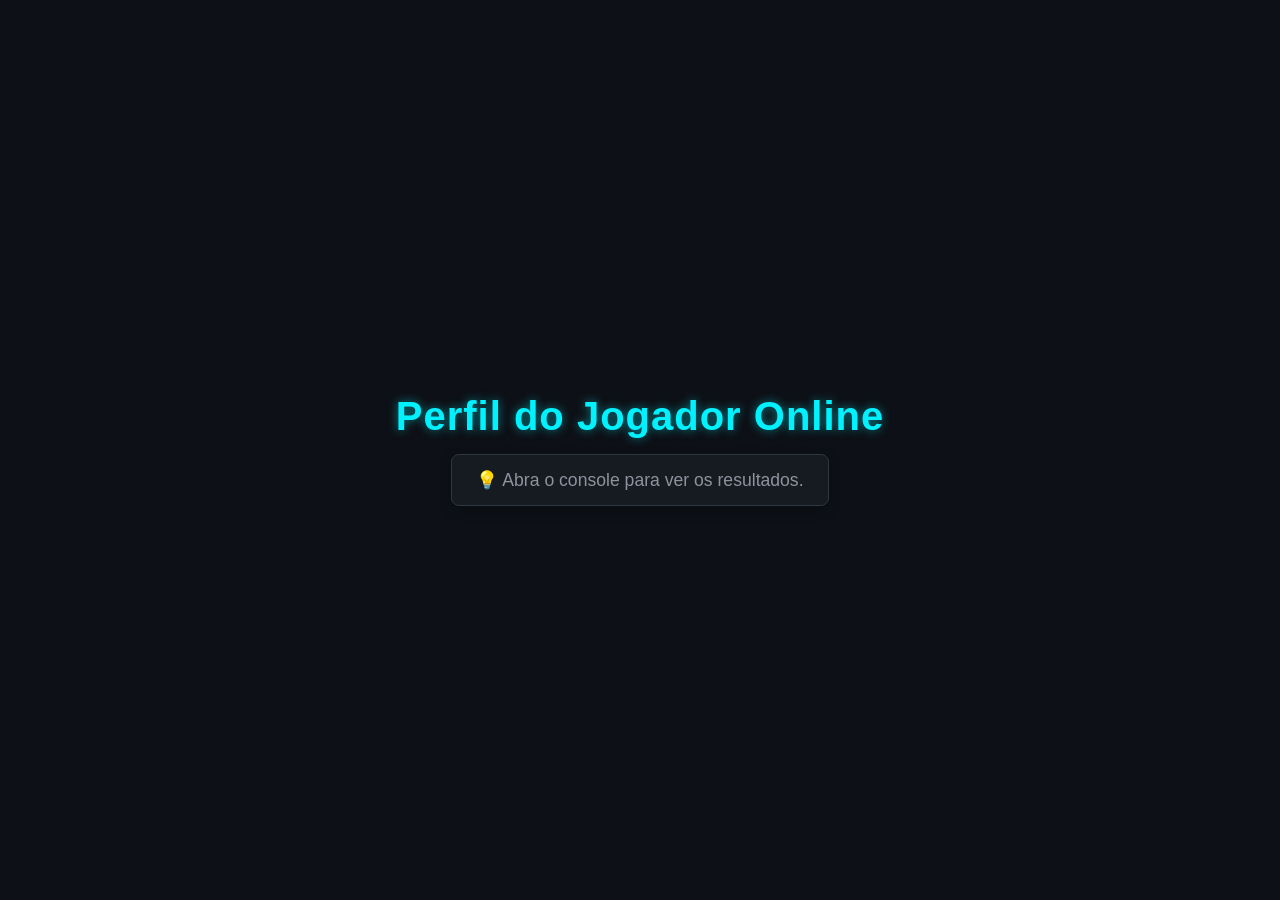
<file: Trilha/modulo 1 - Nivelamento WEB/aula 2 - JS/atividade/index.html>
<!DOCTYPE html>
<html lang="pt-BR">
<head>
    <meta charset="UTF-8">
    <title>Perfil do Jogador</title>
    <link rel="stylesheet" href="styles/index.css">
</head>
<body>
    <h1>Perfil do Jogador Online</h1>
    <p>Abra o console para ver os resultados.</p>
    <!-- Importando o JavaScript -->
    <script src="script/script.js"></script>
</body>
</html>
</file>
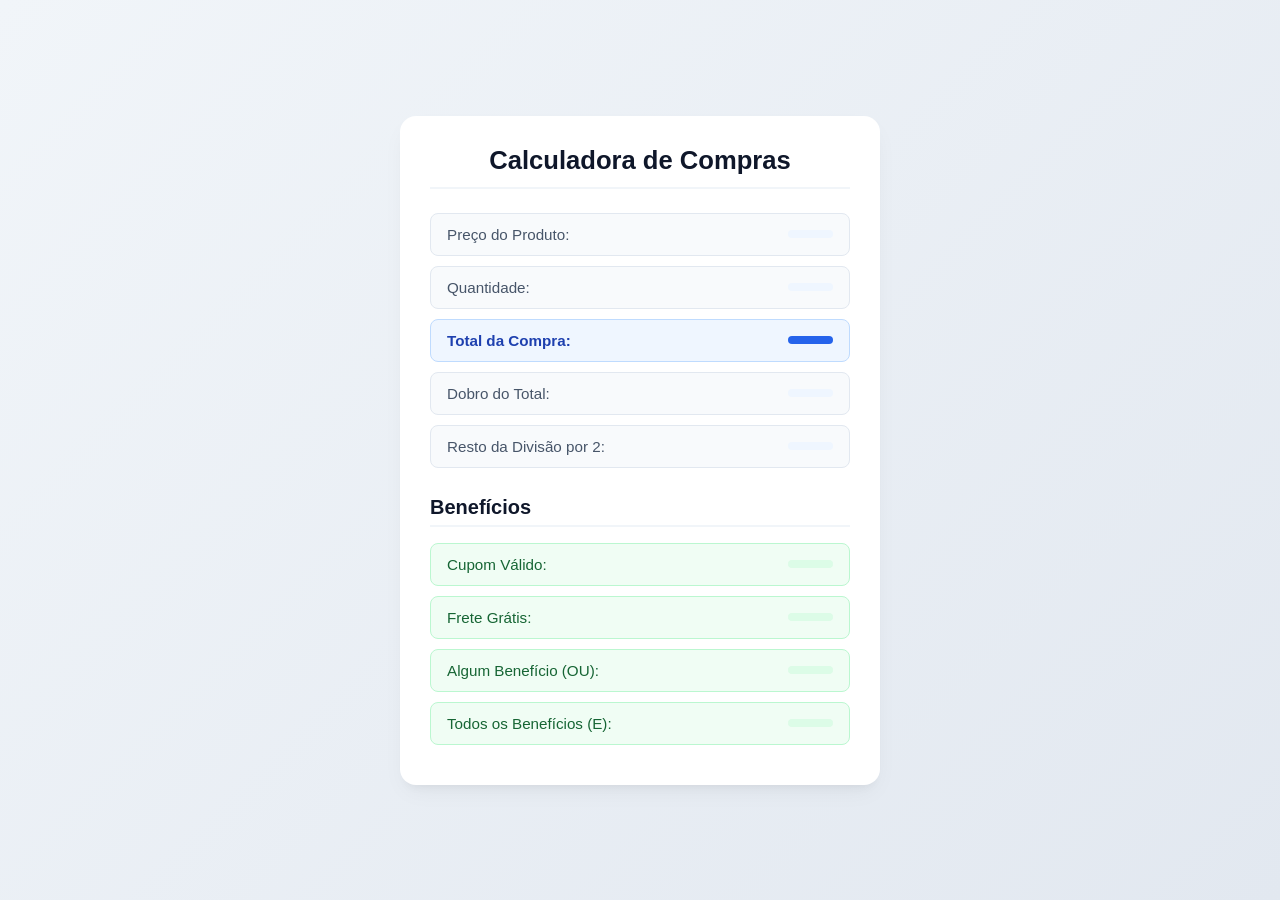
<file: Trilha/modulo 1 - Nivelamento WEB/aula 2 - JS/atividade2/index.html>
<!DOCTYPE html>
<html lang="pt-BR">
<head>
    <meta charset="UTF-8">
    <meta name="viewport" content="width=device-width, initial-scale=1.0">
    <title>Calculadora de Preços</title>
    <link rel="stylesheet" href="stiles/style.css">
</head>
<body>

    <div class="container">
        <h1>Calculadora de Compras</h1>

        <p class="row-info"><strong>Preço do Produto:</strong> <span id="preco"></span></p>
        <p class="row-info"><strong>Quantidade:</strong> <span id="quantidade"></span></p>
        <p class="row-info total-row"><strong>Total da Compra:</strong> <span id="total"></span></p>
        <p class="row-info"><strong>Dobro do Total:</strong> <span id="dobro"></span></p>
        <p class="row-info"><strong>Resto da Divisão por 2:</strong> <span id="resto"></span></p>

        <h2>Benefícios</h2>
        <p class="row-info benefit-row"><strong>Cupom Válido:</strong> <span id="cupom"></span></p>
        <p class="row-info benefit-row"><strong>Frete Grátis:</strong> <span id="frete"></span></p>
        <p class="row-info benefit-row"><strong>Algum Benefício (OU):</strong> <span id="algum"></span></p>
        <p class="row-info benefit-row"><strong>Todos os Benefícios (E):</strong> <span id="todos"></span></p>
    </div>
    
    <script src="scripts/script.js"></script>
</body>
</html>
</file>
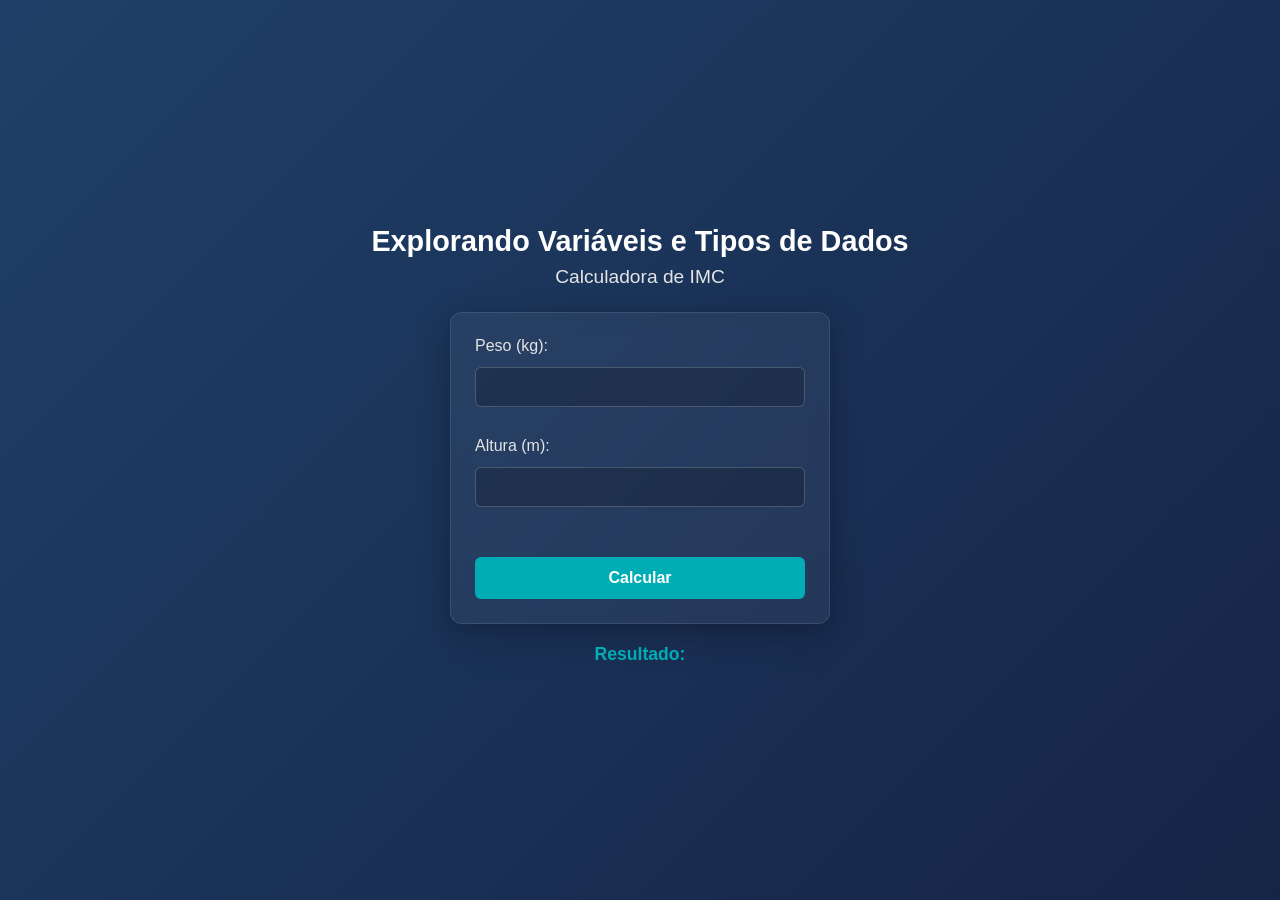
<file: Trilha/modulo 1 - Nivelamento WEB/aula 2 - JS/aula/index.html>
<!DOCTYPE html>
<html lang="pt-BR">
<head>
    <meta charset="UTF-8">
    <meta name="viewport" content="width=device-width, initial-scale=1.0">
    <title>Aula 02 - Variáveis e Tipos de Dados</title>
    <link rel="stylesheet" href="styles/index.css">
</head>
<body>
    <h1>Explorando Variáveis e Tipos de Dados</h1>
    <h2>Calculadora de IMC</h2>
    <p>
        Peso (kg): <input type="number" id="peso" min="0"><br>
        Altura (m): <input type="number" id="altura" min="0"><br>
        <button onclick="calcularIMC()">Calcular</button>
    </p>
    <p id="resultado">Resultado: </p>
    
    <script src="script/script.js"></script>
</body>
</html>
</file>
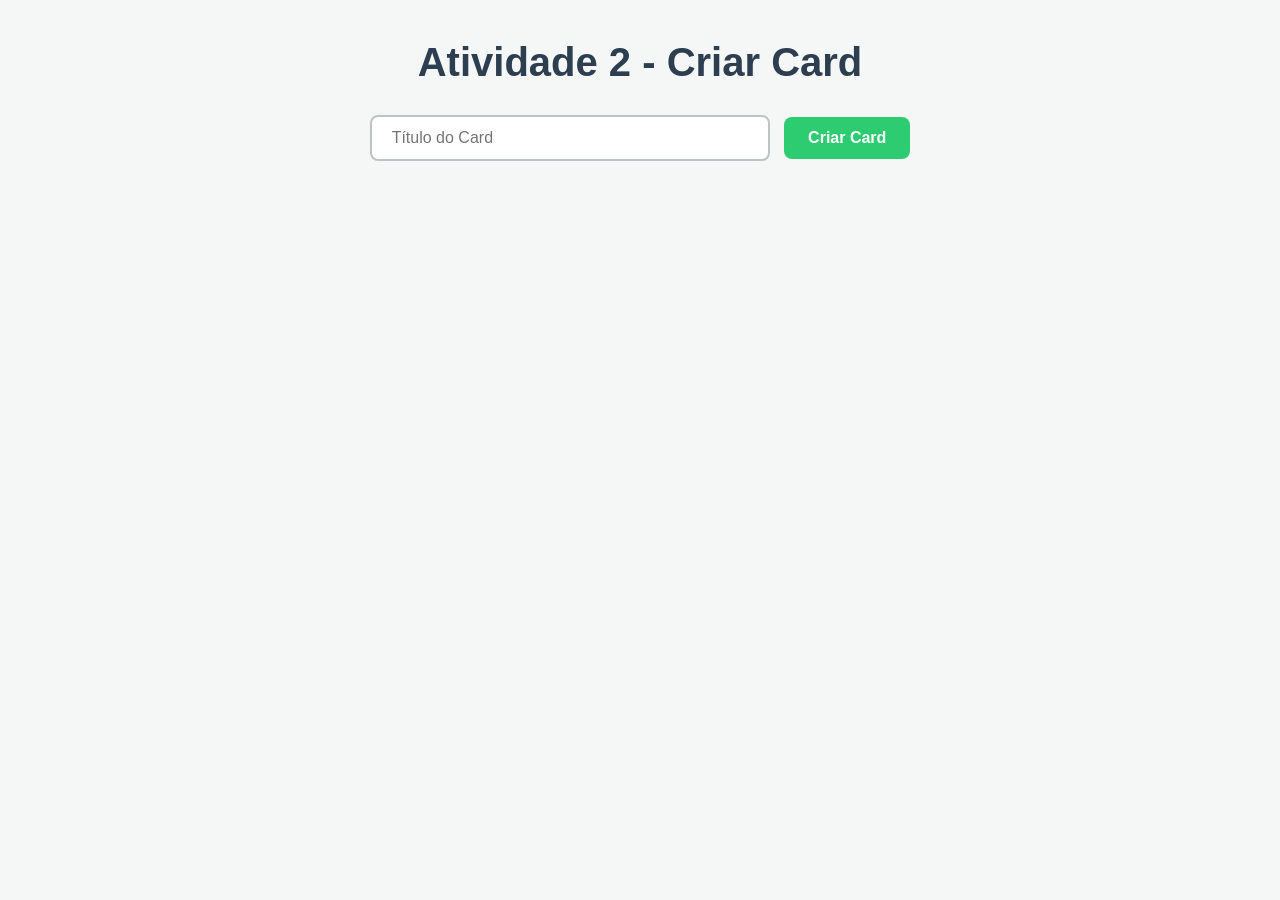
<file: Trilha/modulo 1 - Nivelamento WEB/aula 3/atividade/index.html>
<!DOCTYPE html>
<html lang="pt-BR">
<head>
  <meta charset="UTF-8">
  <meta name="viewport" content="width=device-width, initial-scale=1.0">
  <title>Atividade - Card Dinâmico</title>
  <link rel="stylesheet" href="styles/index.css">
</head>
<body>
  <h1>Atividade 2 - Criar Card</h1>
  <input type="text" id="tituloCard" placeholder="Título do Card">
  <button id="criarCard">Criar Card</button>
  <div id="cardsContainer"></div>

  <script src="scripts/script.js"></script>
</body>
</html>
</file>
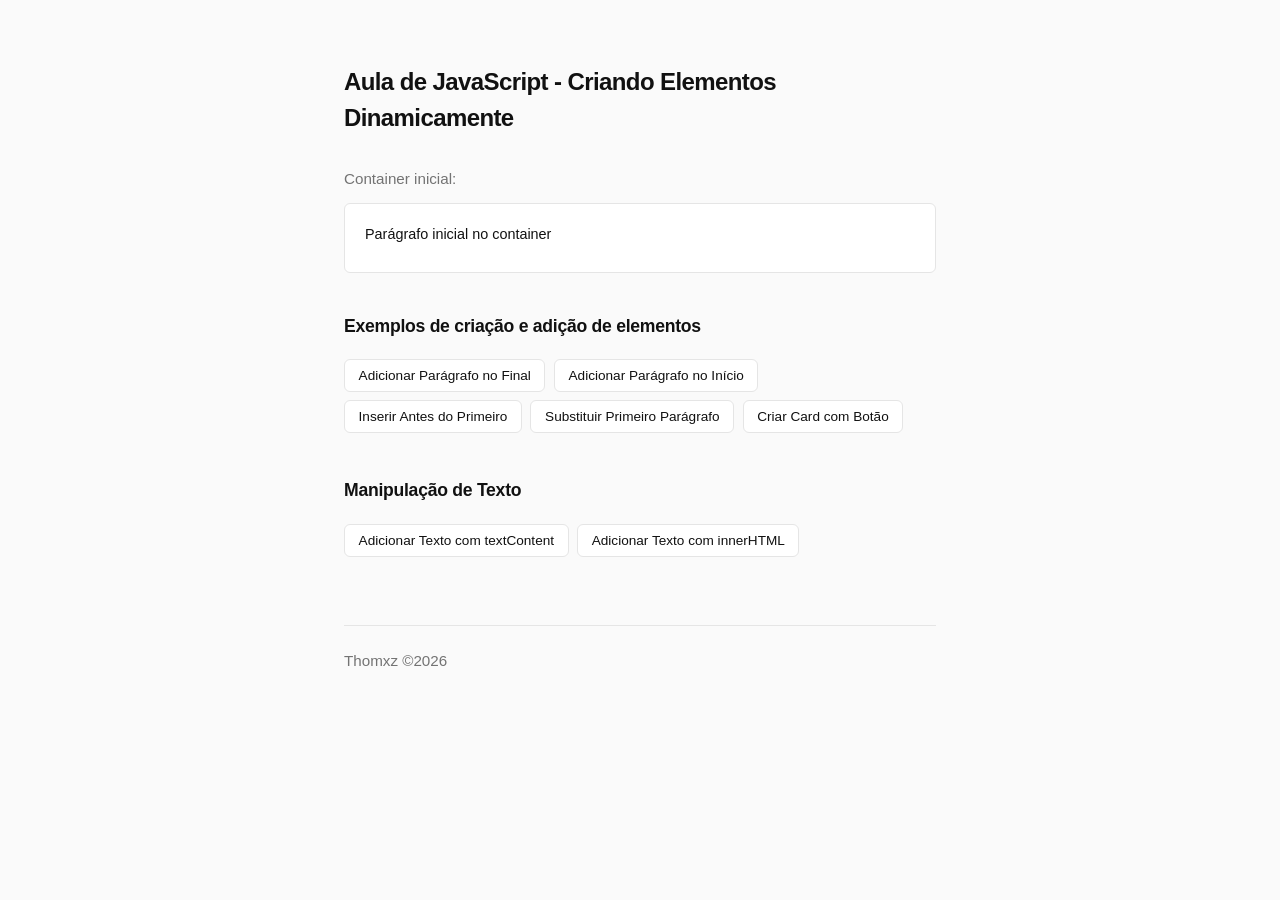
<file: Trilha/modulo 1 - Nivelamento WEB/aula 3/aula/index.html>
<!DOCTYPE html>
<html lang="pt-BR">

<head>
  <meta charset="UTF-8">
  <meta name="viewport" content="width=device-width, initial-scale=1.0">
  <title>Aula - Elementos Dinâmicos</title>
  <link rel="stylesheet" href="styles/index.css">
</head>

<body>
  <h1>Aula de JavaScript - Criando Elementos Dinamicamente</h1>

  <p>Container inicial:</p>
  <div id="container">
    <p>Parágrafo inicial no container</p>
  </div>

  <h2>Exemplos de criação e adição de elementos</h2>
  <button id="btnAppend">Adicionar Parágrafo no Final</button>
  <button id="btnPrepend">Adicionar Parágrafo no Início</button>
  <button id="btnInsertBefore">Inserir Antes do Primeiro</button>
  <button id="btnReplace">Substituir Primeiro Parágrafo</button>
  <button id="btnCard">Criar Card com Botão</button>

  <h2>Manipulação de Texto</h2>
  <button id="btnTextContent">Adicionar Texto com textContent</button>
  <button id="btnInnerHTML">Adicionar Texto com innerHTML</button>

  <footer>
    <p>Thomxz &copy;2026</p>
  </footer>

  <script src="scripts/script.js"></script>
</body>
</html>
</file>
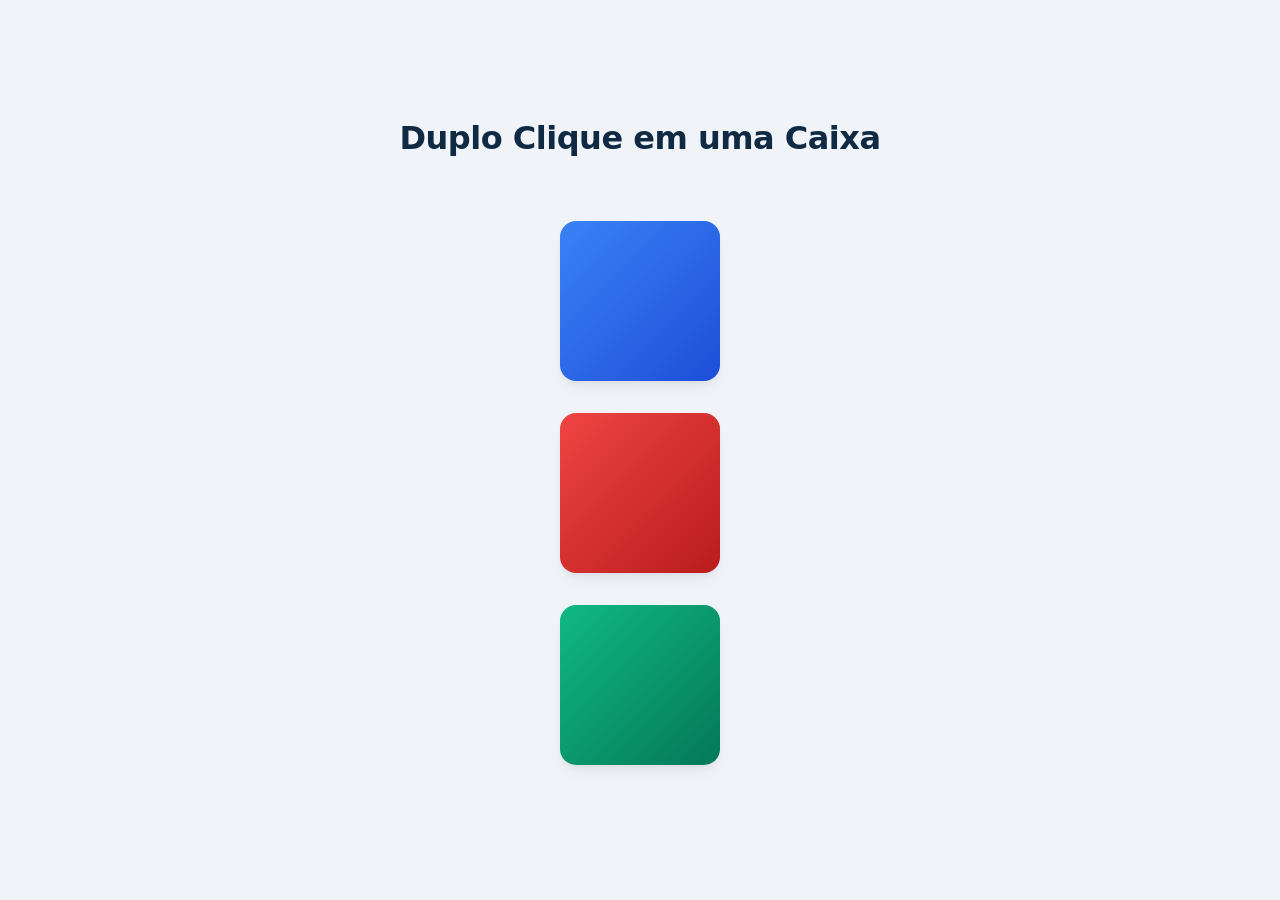
<file: Trilha/modulo 1 - Nivelamento WEB/aula 4/atividade/site/index.html>
<!DOCTYPE html>
<html lang="pt-BR">
<head>
  <meta charset="UTF-8">
  <title>Atividade 1 - Caixa de Alertas</title>
  <link rel="stylesheet" href="styles/style.css">

</head>
<body>
  <h1>Duplo Clique em uma Caixa</h1>
  <div id="caixa1" class="caixa" style="background: linear-gradient(135deg, #3b82f6, #1d4ed8);"></div>
  <div id="caixa2" class="caixa" style="background: linear-gradient(135deg, #ef4444, #b91c1c);"></div>
  <div id="caixa3" class="caixa" style="background: linear-gradient(135deg, #10b981, #047857);"></div>

  <script src="scripts/script.js"></script>
</body>
</html>
</file>
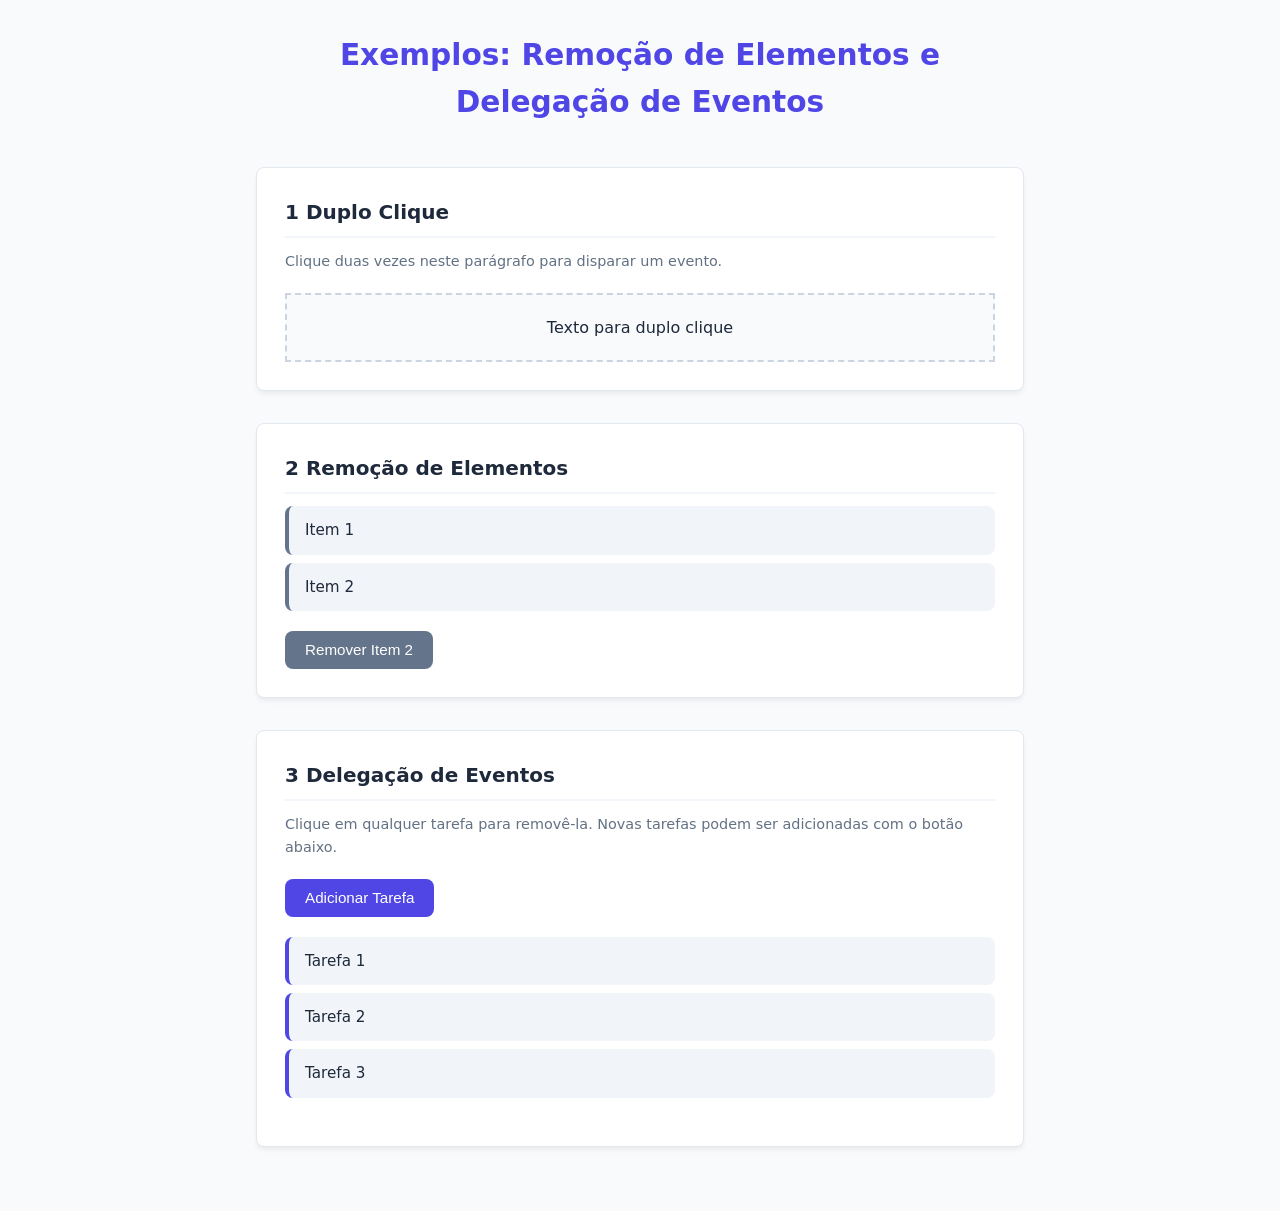
<file: Trilha/modulo 1 - Nivelamento WEB/aula 4/aula/site/index.html>
<!DOCTYPE html>
<html lang="pt-BR">
<head>
  <meta charset="UTF-8">
  <title>Aula: Remoção e Delegação de Eventos</title>
  <link rel="stylesheet" href="styles/style.css">
</head>
<body>
  <h1>Exemplos: Remoção de Elementos e Delegação de Eventos</h1>

  <!-- Seção 1: Duplo clique -->
  <div class="section">
    <h2>1 Duplo Clique</h2>
    <p class="info">Clique duas vezes neste parágrafo para disparar um evento.</p>
    <p id="duploClique">Texto para duplo clique</p>
  </div>

  <!-- Seção 2: Remoção de elementos -->
  <div class="section">
    <h2>2 Remoção de Elementos</h2>
    <ul id="lista">
      <li id="item1">Item 1</li>
      <li id="item2">Item 2</li>
      <li id="item3">Item 3</li>
    </ul>
    <button id="btnRemoverItem2">Remover Item 2</button>
  </div>

  <!-- Seção 3: Delegação de eventos -->
  <div class="section">
    <h2>3 Delegação de Eventos</h2>
    <p class="info">Clique em qualquer tarefa para removê-la. Novas tarefas podem ser adicionadas com o botão abaixo.</p>
    <button id="btnAdicionarTarefa">Adicionar Tarefa</button>
    <ul id="tarefas">
      <li class="tarefa">Tarefa 1</li>
      <li class="tarefa">Tarefa 2</li>
      <li class="tarefa">Tarefa 3</li>
    </ul>
  </div>

  <script src="scripts/script.js"></script>
</body>
</html>
</file>
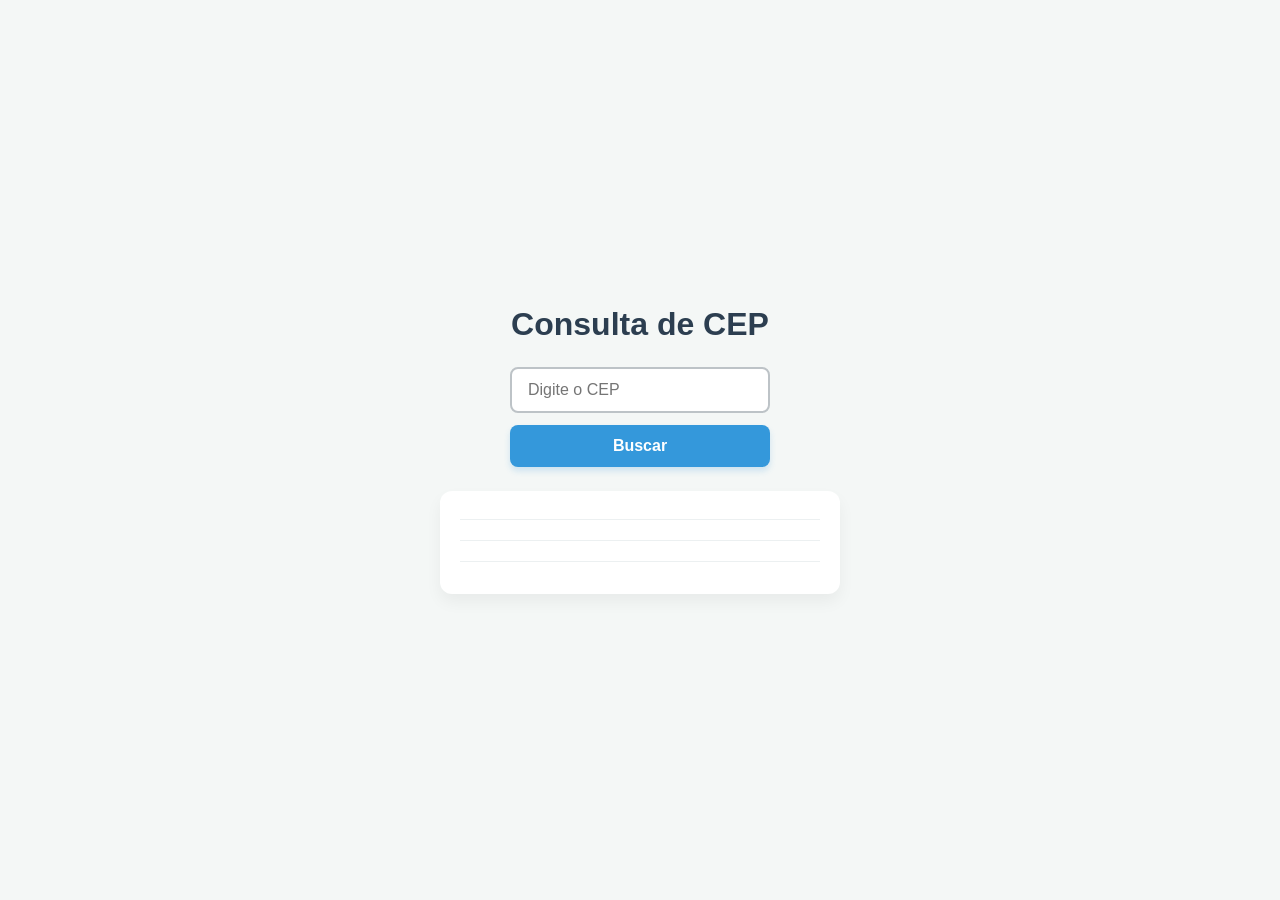
<file: Trilha/modulo 1 - Nivelamento WEB/aula 5 API/atividade 2/site/index.html>
<!DOCTYPE html>
<html lang="pt-BR">
<head>
    <meta charset="UTF-8">
    <title>Consulta de CEP</title>
    <link rel="stylesheet" href="styles/style.css">
</head>
<body>
    <h1>Consulta de CEP</h1>
    <input type="number" id="cep" placeholder="Digite o CEP" min="0">
    <button id="buscar">Buscar</button>
    <div id="resultado">
        <p id="logradouro"></p>
        <p id="bairro"></p>
        <p id="cidade"></p>
        <p id="uf"></p>
    </div>

    <script src="scripts/script.js"></script>
</body>
</html>
</file>
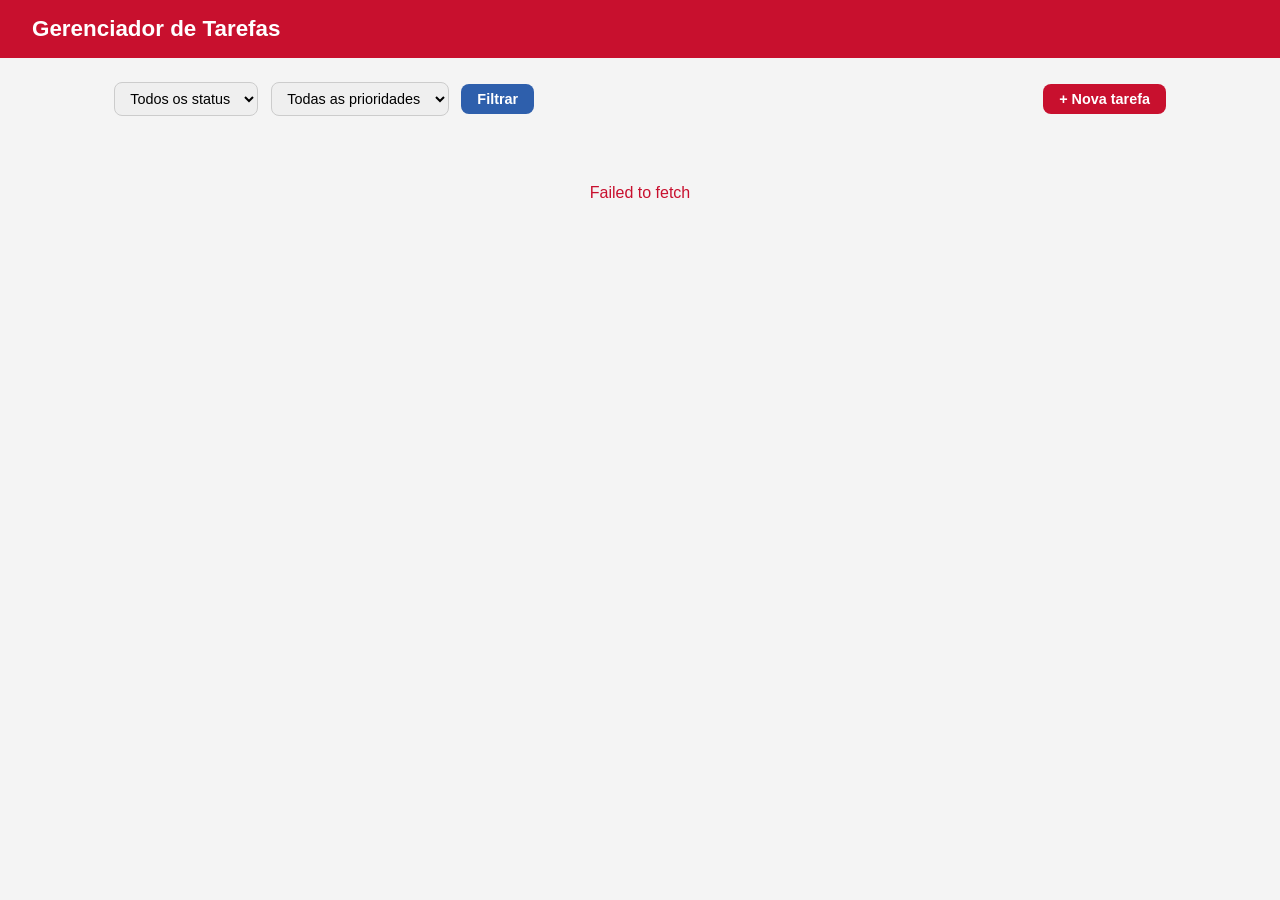
<file: Trilha/modulo 2 - Python para WEB/Mini-projeto/projeto/front/index.html>
<!DOCTYPE html>
<html lang="pt-BR">
<head>
    <meta charset="UTF-8">
    <meta name="viewport" content="width=device-width, initial-scale=1.0">
    <title>Gerenciador de Tarefas</title>
    <link rel="stylesheet" href="style.css">
</head>
<body>
    <header>
        <h1>Gerenciador de Tarefas</h1>
        <div id="resumo" class="resumo"></div>
    </header>
    <main>
        <section class="painel-filtros">
            <select id="filtro-status">
                <option value="">Todos os status</option>
                <option value="pendente">Pendente</option>
                <option value="em_andamento">Em andamento</option>
                <option value="concluida">Concluida</option>
                <option value="cancelada">Cancelada</option>
            </select>
            <select id="filtro-prioridade">
                <option value="">Todas as prioridades</option>
                <option value="baixa">Baixa</option>
                <option value="media">Media</option>
                <option value="alta">Alta</option>
                <option value="critica">Critica</option>
            </select>
            <button id="btn-filtrar">Filtrar</button>
            <button id="btn-nova">+ Nova tarefa</button>
        </section>
        <section id="loading" class="estado">Carregando tarefas...</section>
        <section id="erro"  class="estado estado-erro hidden"></section>
        <section id="lista" class="grade hidden"></section>
        <dialog id="modal-tarefa">
            <form id="form-tarefa">
                <h2>Nova Tarefa</h2>
                <div class="campo">
                    <label for="titulo">Titulo *</label>
                    <input type="text" id="titulo" required minlength="3" maxlength="120">
                </div>
                <div class="campo">
                    <label for="descricao">Descricao</label>
                    <textarea id="descricao" rows="3"></textarea>
                </div>
                <div class="campo">
                    <label for="responsavel">Responsavel</label>
                    <input type="text" id="responsavel">
                </div>
                <div class="campo">
                    <label for="prioridade">Prioridade</label>
                    <select id="prioridade">
                        <option value="baixa">Baixa</option>
                        <option value="media" selected>Media</option>
                        <option value="alta">Alta</option>
                        <option value="critica">Critica</option>
                    </select>
                </div>
                <div class="campo">
                    <label for="prazo">Prazo</label>
                    <input type="date" id="prazo">
                </div>
                <div class="acoes-form">
                    <button type="button" id="btn-cancelar">Cancelar</button>
                    <button type="submit" id="btn-salvar">Salvar</button>
                </div>
            </form>
        </dialog>
    </main>
    <script src="app.js"></script>
</body>
</html>
</file>
<file: Trilha/modulo 1 - Nivelamento WEB/aula 2 - JS/atividade/styles/index.css>
/* 1. Configurações Gerais e Reset */
* {
    margin: 0;
    padding: 0;
    box-sizing: border-box;
    font-family: 'Segoe UI', Tahoma, Geneva, Verdana, sans-serif;
}

/* 2. Estilo do Corpo da Página (Tema Gamer Dark) */
body {
    background-color: #0d1117; /* Fundo azul-escuro quase preto */
    color: #c9d1d9;           /* Texto claro para dar contraste */
    min-height: 100vh;
    display: flex;
    flex-direction: column;
    justify-content: center;
    align-items: center;
    text-align: center;
    padding: 20px;
}

/* 3. Título Principal */
h1 {
    font-size: 2.5rem;
    color: #00f2fe; /* Azul neon brilhante */
    text-shadow: 0 0 10px rgba(0, 242, 254, 0.5); /* Efeito de brilho */
    margin-bottom: 15px;
    letter-spacing: 1px;
}

/* 4. Texto Informativo */
p {
    font-size: 1.1rem;
    color: #8b949e; /* Texto secundário cinza fosco */
    background: #161b22; /* Fundo do card de aviso */
    padding: 12px 24px;
    border-radius: 8px;
    border: 1px solid #30363d;
    box-shadow: 0 4px 12px rgba(0, 0, 0, 0.3);
    max-width: 400px;
    line-height: 1.5;
}

/* 5. Destaque para a palavra 'console' */
p::before {
    content: "💡 ";
}
</file>
<file: Trilha/modulo 1 - Nivelamento WEB/aula 2 - JS/atividade2/stiles/style.css>
/* Configurações Globais e Reset */
* {
    margin: 0;
    padding: 0;
    box-sizing: border-box;
}

body {
    font-family: -apple-system, BlinkMacSystemFont, "Segoe UI", Roboto, Helvetica, Arial, sans-serif;
    background: linear-gradient(135deg, #f1f5f9 0%, #e2e8f0 100%);
    color: #1e293b;
    min-height: 100vh;
    display: flex;
    justify-content: center;
    align-items: center;
    padding: 20px;
}

/* Container Principal (Card) */
.container {
    background-color: #ffffff;
    width: 100%;
    max-width: 480px;
    padding: 30px;
    border-radius: 16px;
    box-shadow: 0 10px 25px -5px rgba(0, 0, 0, 0.05), 0 8px 10px -6px rgba(0, 0, 0, 0.05);
}

/* Títulos */
h1 {
    font-size: 1.6rem;
    font-weight: 700;
    color: #0f172a;
    text-align: center;
    margin-bottom: 24px;
    padding-bottom: 12px;
    border-bottom: 2px solid #f1f5f9;
}

h2 {
    font-size: 1.25rem;
    font-weight: 600;
    color: #0f172a;
    margin-top: 28px;
    margin-bottom: 16px;
    padding-bottom: 6px;
    border-bottom: 2px solid #f1f5f9;
}

/* Linhas de Informação (Tags P) */
.row-info {
    display: flex;
    justify-content: space-between;
    align-items: center;
    background-color: #f8fafc;
    padding: 12px 16px;
    margin-bottom: 10px;
    border-radius: 8px;
    border: 1px solid #e2e8f0;
    transition: all 0.2s ease;
}

.row-info:hover {
    transform: translateY(-1px);
    box-shadow: 0 4px 6px -1px rgba(0, 0, 0, 0.05);
}

.row-info strong {
    font-weight: 500;
    color: #475569;
    font-size: 0.95rem;
}

/* Embelezamento dos Outputs (Tags Span) */
.row-info span {
    font-family: ui-monospace, SFMono-Regular, Menlo, Monaco, Consolas, monospace;
    font-weight: 700;
    font-size: 1rem;
    color: #2563eb;
    background-color: #eff6ff;
    padding: 4px 10px;
    border-radius: 6px;
    min-width: 45px;
    text-align: center;
}

/* Destaque para a linha do Total da Compra */
.total-row {
    background-color: #eff6ff;
    border-color: #bfdbfe;
}

.total-row strong {
    color: #1e40af;
    font-weight: 600;
}

.total-row span {
    background-color: #2563eb;
    color: #ffffff;
}

/* Estilização Customizada para a Seção de Benefícios */
.benefit-row {
    background-color: #f0fdf4;
    border-color: #bbf7d0;
}

.benefit-row strong {
    color: #166534;
}

.benefit-row span {
    background-color: #dcfce7;
    color: #16a34a;
}
</file>
<file: Trilha/modulo 1 - Nivelamento WEB/aula 2 - JS/aula/styles/index.css>
* {
    box-sizing: border-box;
    margin: 0;
    padding: 0;
}

body {
    font-family: 'Segoe UI', Tahoma, Geneva, Verdana, sans-serif;
    background: linear-gradient(135deg, #1f4068, #162447);
    color: #e4e4e4;
    display: flex;
    flex-direction: column;
    align-items: center;
    justify-content: center;
    min-height: 100vh;
    padding: 20px;
}

h1 {
    font-size: 1.8rem;
    color: #ffffff;
    margin-bottom: 8px;
    text-align: center;
}

h2 {
    font-size: 1.2rem;
    color: #e4e4e4;
    margin-bottom: 24px;
    font-weight: 400;
}

p {
    background: rgba(255, 255, 255, 0.05);
    backdrop-filter: blur(10px);
    border: 1px solid rgba(255, 255, 255, 0.1);
    padding: 24px;
    border-radius: 12px;
    box-shadow: 0 8px 32px 0 rgba(0, 0, 0, 0.3);
    width: 100%;
    max-width: 380px;
    display: flex;
    flex-direction: column;
    gap: 12px;
}

input[type="number"] {
    width: 100%;
    padding: 10px 14px;
    background: rgba(0, 0, 0, 0.2);
    border: 1px solid rgba(255, 255, 255, 0.2);
    border-radius: 6px;
    color: #ffffff;
    font-size: 1rem;
    outline: none;
    transition: border-color 0.2s;
}

input[type="number"]:focus {
    border-color: #00adb5;
}

button {
    background-color: #00adb5;
    color: #ffffff;
    border: none;
    border-radius: 6px;
    padding: 12px;
    font-size: 1rem;
    font-weight: bold;
    cursor: pointer;
    transition: background-color 0.2s, transform 0.1s;
    margin-top: 8px;
}

button:hover {
    background-color: #00adb5dd;
}

button:active {
    transform: scale(0.98);
}

#resultado {
    background: transparent;
    border: none;
    box-shadow: none;
    font-weight: 600;
    font-size: 1.1rem;
    color: #00adb5;
    text-align: center;
    padding: 10px;
    margin-top: 10px;
    width: 100%;
    max-width: 380px;
}
</file>
<file: Trilha/modulo 1 - Nivelamento WEB/aula 3/atividade/styles/index.css>
/* Reset de estilos básicos */
* {
  margin: 0;
  padding: 0;
  box-sizing: border-box;
}

body {
  font-family: 'Segoe UI', Tahoma, Geneva, Verdana, sans-serif;
  background-color: #f4f7f6;
  color: #333;
  padding: 40px 20px;
  max-width: 800px;
  margin: 0 auto;
  text-align: center;
}

h1 {
  color: #2c3e50;
  margin-bottom: 30px;
  font-size: 2.5rem;
}

/* Área de Input e Botão Principal */
input[type="text"] {
  padding: 12px 20px;
  font-size: 1rem;
  border: 2px solid #bdc3c7;
  border-radius: 8px;
  width: 60%;
  max-width: 400px;
  margin-right: 10px;
  outline: none;
  transition: border-color 0.3s ease;
}

input[type="text"]:focus {
  border-color: #3498db;
}

#criarCard {
  padding: 12px 24px;
  font-size: 1rem;
  background-color: #2ecc71;
  color: white;
  border: none;
  border-radius: 8px;
  cursor: pointer;
  font-weight: bold;
  transition: background-color 0.3s ease, transform 0.1s ease;
}

#criarCard:hover {
  background-color: #27ae60;
}

#criarCard:active {
  transform: scale(0.98);
}

/* Contentor dos Cards */
#cardsContainer {
  display: grid;
  grid-template-columns: repeat(auto-fill, minmax(220px, 1fr));
  gap: 20px;
  margin-top: 40px;
  padding: 10px;
}

/* Estilo do Card Dinâmico */
.card {
  background-color: white;
  border-radius: 12px;
  padding: 24px;
  box-shadow: 0 4px 6px rgba(0, 0, 0, 0.05), 0 1px 3px rgba(0, 0, 0, 0.1);
  display: flex;
  flex-direction: column;
  justify-content: space-between;
  align-items: center;
  min-height: 150px;
  word-break: break-word;
  animation: surgimento 0.3s ease forwards;
}

.card h3 {
  color: #34495e;
  font-size: 1.3rem;
  margin-bottom: 20px;
}

/* Botão de Remover dentro do Card */
.card button {
  padding: 8px 16px;
  background-color: #e74c3c;
  color: white;
  border: none;
  border-radius: 6px;
  cursor: pointer;
  font-size: 0.9rem;
  transition: background-color 0.3s ease;
  width: 100%;
}

.card button:hover {
  background-color: #c0392b;
}

/* Animação suave para quando o card é criado */
@keyframes surgimento {
  from {
    opacity: 0;
    transform: translateY(20px);
  }
  to {
    opacity: 1;
    transform: translateY(0);
  }
}
</file>
<file: Trilha/modulo 1 - Nivelamento WEB/aula 3/aula/styles/index.css>
:root {
  --bg: #fafafa;
  --text: #111111;
  --muted: #737373;
  --border: #e5e5e5;
  --accent: #111111;
}

* {
  box-sizing: border-box;
  margin: 0;
  padding: 0;
}

body {
  font-family: -apple-system, BlinkMacSystemFont, "Segoe UI", Roboto, Helvetica, Arial, sans-serif;
  background-color: var(--bg);
  color: var(--text);
  line-height: 1.5;
  padding: 4rem 1.5rem;
  max-width: 640px;
  margin: 0 auto;
}

h1 {
  font-size: 1.5rem;
  font-weight: 600;
  letter-spacing: -0.025em;
  margin-bottom: 2rem;
}

h2 {
  font-size: 1.1rem;
  font-weight: 600;
  letter-spacing: -0.015em;
  margin: 2.5rem 0 1rem 0;
  color: var(--text);
}

p {
  color: var(--muted);
  font-size: 0.95rem;
  margin-bottom: 0.75rem;
}

#container {
  background: #ffffff;
  border: 1px solid var(--border);
  border-radius: 6px;
  padding: 1.25rem;
  min-height: 70px;
  margin-bottom: 1rem;
}

#container p {
  color: var(--text);
  font-size: 0.9rem;
  margin-bottom: 0.5rem;
}

#container p:last-child {
  margin-bottom: 0;
}

button {
  background: #ffffff;
  color: var(--text);
  border: 1px solid var(--border);
  border-radius: 6px;
  padding: 0.5rem 0.85rem;
  font-size: 0.85rem;
  font-weight: 500;
  cursor: pointer;
  margin: 0.25rem 0.25rem 0.25rem 0;
  transition: all 0.15s ease;
}

button:hover {
  background: var(--text);
  color: #ffffff;
  border-color: var(--text);
}

button:active {
  transform: scale(0.98);
}

/* Classe auxiliar para os cards dinâmicos do JS */
.dinamic-card {
  background: #ffffff;
  border: 1px solid var(--border);
  border-radius: 6px;
  padding: 0.85rem;
  margin-top: 0.75rem;
}

footer {
  text-align: left;
  margin-top: 4rem;
  padding-top: 1.5rem;
  border-top: 1px solid var(--border);
  font-size: 0.8rem;
  color: var(--muted);
}
</file>
<file: Trilha/modulo 1 - Nivelamento WEB/aula 4/atividade/site/styles/style.css>
/* ==========================================================================
   Configurações Globais e Alinhamento
   ========================================================================== */
* {
  box-sizing: border-box;
  margin: 0;
  padding: 0;
}

body {
  font-family:
    system-ui,
    -apple-system,
    BlinkMacSystemFont,
    "Segoe UI",
    Roboto,
    Oxygen,
    Ubuntu,
    Cantarell,
    sans-serif;
  background-color: #f0f4f8;
  color: #102a43;
  min-height: 100vh;
  display: flex;
  flex-direction: column;
  align-items: center;
  justify-content: center;
  padding: 2rem;
}

h1 {
  font-size: 2rem;
  font-weight: 700;
  margin-bottom: 3rem;
  text-align: center;
  letter-spacing: -0.5px;
}

/* ==========================================================================
   Estilização das Caixas (.caixa)
   ========================================================================== */
.caixa {
  width: 160px;
  height: 160px;
  margin: 1rem;
  border-radius: 16px;
  display: inline-block;
  cursor: pointer;
  box-shadow:
    0 10px 15px -3px rgba(0, 0, 0, 0.05),
    0 4px 6px -2px rgba(0, 0, 0, 0.05);
  transition:
    transform 0.2s cubic-bezier(0.34, 1.56, 0.64, 1),
    box-shadow 0.2s ease,
    filter 0.2s ease;
  user-select: none; /* Impede que o duplo clique selecione o bloco visualmente */
}

/* ==========================================================================
   Estados de Interação (Hover e Active)
   ========================================================================== */
.caixa:hover {
  transform: translateY(-8px) scale(1.03);
  box-shadow:
    0 20px 25px -5px rgba(0, 0, 0, 0.1),
    0 10px 10px -5px rgba(0, 0, 0, 0.04);
  filter: brightness(1.1);
}

.caixa:active {
  transform: translateY(-2px) scale(0.98);
}

/* ==========================================================================
Responsividade para Telas Menores
========================================================================== */

@media (max-width: 600px) {
  body {
    justify-content: flex-start;
    padding-top: 4rem;
  }

  h1 {
    margin-bottom: 2rem;
    font-size: 1.6rem;
  }

  .caixa {
    width: 140px;
    height: 140px;
    margin: 0.75rem;
  }
}
</file>
<file: Trilha/modulo 1 - Nivelamento WEB/aula 4/aula/site/styles/style.css>
/* ==========================================================================
   Variáveis Globais e Temas
   ========================================================================== */
:root {
  /* Cores principais */
  --primary: #4f46e5;         /* Azul/Roxo moderno para elementos principais */
  --primary-hover: #4338ca;   /* Tom mais escuro para o hover dos botões */
  --secondary: #64748b;       /* Cinza azulado para ações secundárias */
  --secondary-hover: #475569; /* Tom mais escuro para hover secundário */
  
  /* Cores de feedback e estados */
  --bg-main: #f8fafc;         /* Fundo da página ultra claro */
  --bg-card: #ffffff;         /* Fundo dos blocos de conteúdo */
  --text-main: #1e293b;       /* Cor do texto principal */
  --text-muted: #627183;      /* Cor do texto secundário/informativo */
  --danger-bg: #fee2e2;       /* Fundo vermelho claro para remoção */
  --danger-text: #ef4444;     /* Texto vermelho para indicação de perigo */
  
  /* Estrutura e animações */
  --border-radius: 8px;
  --transition: all 0.2s ease-in-out;
}

/* ==========================================================================
   Reset e Configurações Base
   ========================================================================== */
* {
  box-sizing: border-box;
  margin: 0;
  padding: 0;
}

body {
  font-family: system-ui, -apple-system, BlinkMacSystemFont, 'Segoe UI', Roboto, Oxygen, Ubuntu, Cantarell, sans-serif;
  background-color: var(--bg-main);
  color: var(--text-main);
  line-height: 1.6;
  padding: 2rem 1rem;
  max-width: 800px;
  margin: 0 auto;
}

/* Título Principal */
h1 {
  font-size: 1.85rem;
  font-weight: 700;
  text-align: center;
  margin-bottom: 2.5rem;
  color: var(--primary);
}

/* ==========================================================================
   Componentes Reutilizáveis (.section, .info, buttons)
   ========================================================================== */
.section {
  background-color: var(--bg-card);
  padding: 1.75rem;
  border-radius: var(--border-radius);
  box-shadow: 0 4px 6px -1px rgba(0, 0, 0, 0.05), 0 2px 4px -1px rgba(0, 0, 0, 0.03);
  margin-bottom: 2rem;
  border: 1px solid #e2e8f0;
}

.section h2 {
  font-size: 1.25rem;
  font-weight: 600;
  margin-bottom: 0.75rem;
  color: var(--text-main);
  border-bottom: 2px solid #f1f5f9;
  padding-bottom: 0.5rem;
}

.info {
  font-size: 0.9rem;
  color: var(--text-muted);
  margin-bottom: 1.25rem;
}

/* Botões */
button {
  background-color: var(--primary);
  color: #ffffff;
  border: none;
  padding: 0.65rem 1.25rem;
  font-size: 0.95rem;
  font-weight: 500;
  border-radius: var(--border-radius);
  cursor: pointer;
  transition: var(--transition);
  display: inline-flex;
  align-items: center;
  justify-content: center;
}

button:hover {
  background-color: var(--primary-hover);
}

button:active {
  transform: scale(0.98);
}

/* Estilos gerais de listas */
ul {
  list-style: none;
  margin-bottom: 1.25rem;
}

li {
  background-color: #f1f5f9;
  padding: 0.75rem 1rem;
  margin-bottom: 0.5rem;
  border-radius: var(--border-radius);
  font-size: 0.95rem;
  transition: var(--transition);
}

/* ==========================================================================
   Customizações por Seção
   ========================================================================== */

/* Seção 1: Duplo Clique */
#duploClique {
  background-color: #f8fafc;
  border: 2px dashed #cbd5e1;
  padding: 1.25rem;
  text-align: center;
  font-weight: 500;
  cursor: pointer;
  user-select: none; /* Impede a seleção acidental do texto ao clicar rápido */
  transition: var(--transition);
}

#duploClique:hover {
  background-color: #f1f5f9;
  border-color: var(--primary);
  color: var(--primary);
}

/* Seção 2: Remoção de Elementos */
#lista li {
  border-left: 4px solid var(--secondary);
}

#btnRemoverItem2 {
  background-color: var(--secondary);
}

#btnRemoverItem2:hover {
  background-color: var(--secondary-hover);
}

/* Seção 3: Delegação de Eventos */
#btnAdicionarTarefa {
  margin-bottom: 1.25rem;
  width: 100%; /* Facilita o clique em dispositivos móveis */
}

#tarefas li {
  border-left: 4px solid var(--primary);
  cursor: pointer;
  position: relative;
}

/* Efeito visual simulando que o item pode ser deletado via clique */
#tarefas li:hover {
  background-color: var(--danger-bg);
  border-left-color: var(--danger-text);
  color: var(--danger-text);
}

#tarefas li:hover::after {
  content: 'Remover ✕';
  position: absolute;
  right: 1rem;
  top: 50%;
  transform: translateY(-50%);
  font-size: 0.8rem;
  font-weight: 600;
  opacity: 0.8;
}

/* ==========================================================================
   Responsividade (Media Queries)
   ========================================================================== */
@media (min-width: 640px) {
  #btnAdicionarTarefa {
    width: auto; /* Retorna ao tamanho padrão em telas maiores */
  }
}
</file>
<file: Trilha/modulo 1 - Nivelamento WEB/aula 5 API/atividade 2/site/styles/style.css>
/* Configurações Globais */
* {
    margin: 0;
    padding: 0;
    box-sizing: border-box;
    font-family: 'Segoe UI', Tahoma, Geneva, Verdana, sans-serif;
}

body {
    background-color: #f4f7f6;
    display: flex;
    flex-direction: column;
    align-items: center;
    justify-content: center;
    min-height: 100vh;
    padding: 20px;
}

/* Título */
h1 {
    color: #2c3e50;
    margin-bottom: 24px;
    font-size: 2rem;
    text-align: center;
}

/* Container do Formulário de Busca */
input[type="number"] {
    width: 100%;
    max-width: 260px;
    padding: 12px 16px;
    border: 2px solid #bdc3c7;
    border-radius: 8px;
    font-size: 1rem;
    outline: none;
    transition: border-color 0.3s ease;
    margin-bottom: 12px;
}

input[type="text"]:focus {
    border-color: #3498db;
}

button {
    width: 100%;
    max-width: 260px;
    padding: 12px;
    background-color: #3498db;
    color: white;
    border: none;
    border-radius: 8px;
    font-size: 1rem;
    font-weight: 600;
    cursor: pointer;
    transition: background-color 0.3s ease, transform 0.1s ease;
    margin-bottom: 24px;
    box-shadow: 0 4px 6px rgba(52, 152, 219, 0.2);
}

button:hover {
    background-color: #2980b9;
}

button:active {
    transform: scale(0.98);
}

/* Container de Resultado (Estilo Cartão) */
#resultado {
    width: 100%;
    max-width: 400px;
    background-color: white;
    padding: 20px;
    border-radius: 12px;
    box-shadow: 0 8px 16px rgba(0, 0, 0, 0.05);
    display: flex;
    flex-direction: column;
    gap: 12px;
}

/* Esconde o container se estiver totalmente vazio */
#resultado:empty {
    display: none;
}

/* Estilização dos parágrafos de resultado */
#resultado p {
    font-size: 1rem;
    color: #34495e;
    line-height: 1.5;
    padding-bottom: 8px;
    border-bottom: 1px solid #ecf0f1;
}

#resultado p:last-child {
    border-bottom: none;
    padding-bottom: 0;
}

/* Dica de JavaScript: Quando colocar o texto, você pode usar um 
   strong antes do dado para ficar uma leitura bonita (ex: "Logradouro: Rua X") */
#resultado p strong {
    color: #2c3e50;
    font-weight: 600;
}
</file>
<file: Trilha/modulo 2 - Python para WEB/Mini-projeto/projeto/front/style.css>
* { margin:0; padding:0; box-sizing:border-box; }
:root { --vm:#C8102E; --az:#2E5FAC; --tx:#1A1A2E; --fd:#F4F4F4; --bd:#CCCCCC; --r:8px; }
body { font-family:'Segoe UI',sans-serif; background:var(--fd); color:var(--tx); }
header { background:var(--vm); color:white; padding:1rem 2rem;
          display:flex; align-items:center; justify-content:space-between; }
header h1 { font-size:1.4rem; }
.resumo { font-size:0.88rem; opacity:0.85; }
main { max-width:1100px; margin:1.5rem auto; padding:0 1.5rem; }
.painel-filtros { display:flex; gap:0.8rem; align-items:center;
                   margin-bottom:1.2rem; flex-wrap:wrap; }
.painel-filtros select { padding:0.45rem 0.7rem; border:1.5px solid var(--bd);
                          border-radius:var(--r); font-size:0.9rem; }
.painel-filtros button { padding:0.45rem 1rem; border:none; border-radius:var(--r);
                          cursor:pointer; font-weight:600; font-size:0.9rem; }
#btn-filtrar { background:var(--az); color:white; }
#btn-nova    { background:var(--vm); color:white; margin-left:auto; }
.estado { text-align:center; padding:3rem; color:#666; }
.estado-erro { color:var(--vm); }
.hidden { display:none !important; }
.grade { display:grid; grid-template-columns:repeat(auto-fill,minmax(300px,1fr)); gap:1rem; }
.card-tarefa { background:white; border-radius:var(--r); padding:1.2rem;
                box-shadow:0 2px 8px rgba(0,0,0,0.08); border-left:4px solid var(--bd);
                display:flex; flex-direction:column; gap:0.5rem; }
.card-tarefa.alta    { border-left-color:#F59E0B; }
.card-tarefa.critica { border-left-color:var(--vm); }
.card-tarefa.baixa   { border-left-color:var(--az); }
.card-titulo { font-weight:bold; font-size:0.95rem; }
.card-desc   { font-size:0.85rem; color:#555; }
.card-meta   { display:flex; gap:0.5rem; flex-wrap:wrap; margin-top:0.3rem; }
.badge { font-size:0.75rem; padding:2px 8px; border-radius:10px; font-weight:600; }
.badge-pendente     { background:#FEF3C7; color:#92400E; }
.badge-em_andamento { background:#DBEAFE; color:#1E40AF; }
.badge-concluida    { background:#D1FAE5; color:#065F46; }
.badge-cancelada    { background:#F3F4F6; color:#6B7280; }
.card-acoes { display:flex; gap:0.5rem; margin-top:auto; padding-top:0.8rem; }
.btn-concluir { flex:1; padding:0.35rem; background:var(--az); color:white;
                 border:none; border-radius:var(--r); cursor:pointer; font-size:0.82rem; }
.btn-deletar  { padding:0.35rem 0.7rem; background:#FEE2E2; color:#991B1B;
                 border:none; border-radius:var(--r); cursor:pointer; font-size:0.82rem; }
dialog { border:none; border-radius:var(--r); padding:2rem; width:100%; max-width:480px;
          box-shadow:0 8px 32px rgba(0,0,0,0.2); }
dialog::backdrop { background:rgba(0,0,0,0.4); }
.campo { display:flex; flex-direction:column; gap:4px; margin-bottom:0.9rem; }
.campo label { font-size:0.88rem; font-weight:600; }
.campo input, .campo select, .campo textarea {
    padding:0.5rem 0.7rem; border:1.5px solid var(--bd); border-radius:var(--r);
    font-size:0.9rem; font-family:inherit; }
.campo input:focus, .campo select:focus, .campo textarea:focus {
    outline:none; border-color:var(--az); }
.acoes-form { display:flex; gap:0.7rem; justify-content:flex-end; margin-top:1rem; }
.acoes-form button { padding:0.5rem 1.2rem; border:none; border-radius:var(--r);
                      cursor:pointer; font-weight:600; }
#btn-cancelar { background:var(--fd); border:1.5px solid var(--bd); }
#btn-salvar   { background:var(--vm); color:white; }
</file>
